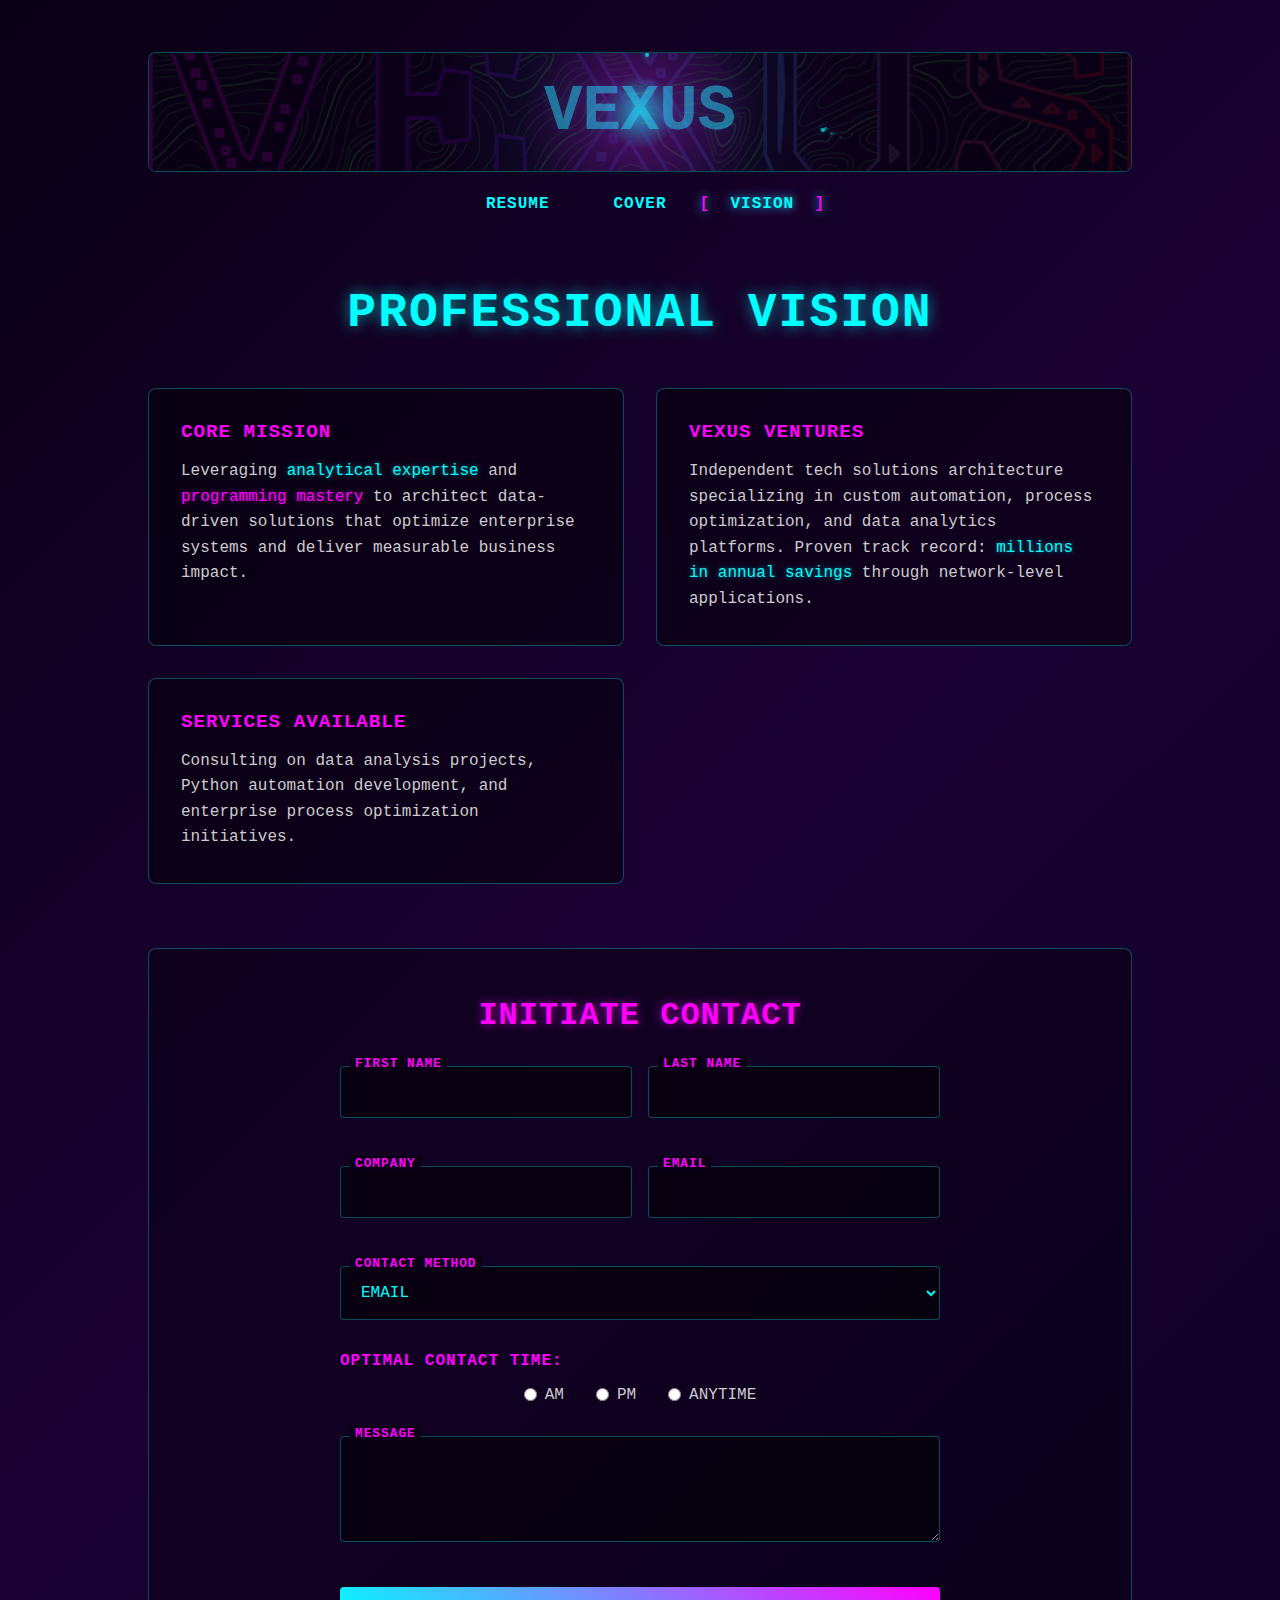
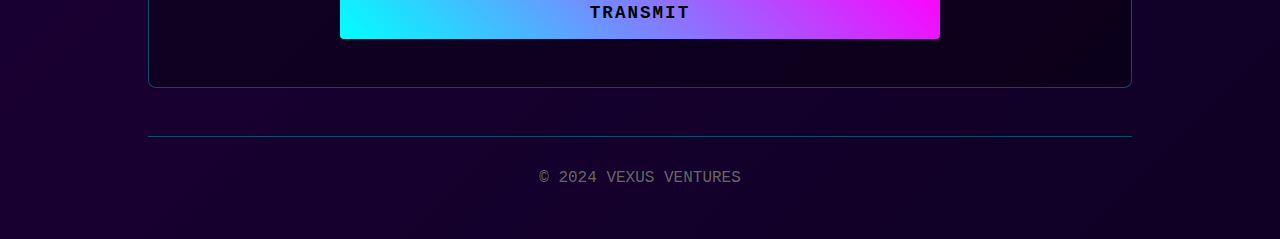
<file: career-goals.html>
<!DOCTYPE html>
<html lang="en">
<head>
    <meta charset="UTF-8">
    <meta name="viewport" content="width=device-width, initial-scale=1.0">
    <title>Vexus - Career Vision</title>
    <link rel="stylesheet" href="vexus-style.css">
</head>
<body>
    <div class="cyberpunk-container">
        <!-- Vexus Header with Interactive Effect -->
        <div class="vexus-header">
            <div class="text-reveal-zone"></div>
            <div class="brand-text">VEXUS</div>
            <div class="orbiter sprite-1"></div>
            <div class="orbiter sprite-2"></div>
            <div class="orbiter sprite-3"></div>
        </div>

        <!-- Navigation -->
        <nav class="cyber-nav">
            <a href="resume.html" class="nav-link">RESUME</a>
            <a href="cover-letter.html" class="nav-link">COVER</a>
            <a href="career-goals.html" class="nav-link active">VISION</a>
        </nav>

        <!-- Main Content -->
        <main class="cyber-main">
            <section class="vision-section">
                <h1 class="cyber-title">PROFESSIONAL VISION</h1>
                <div class="content-grid">
                    <div class="vision-card">
                        <h2>CORE MISSION</h2>
                        <p>Leveraging <span class="highlight-cyan">analytical expertise</span> and <span class="highlight-magenta">programming mastery</span> to architect data-driven solutions that optimize enterprise systems and deliver measurable business impact.</p>
                    </div>

                    <div class="vision-card">
                        <h2>VEXUS VENTURES</h2>
                        <p>Independent tech solutions architecture specializing in custom automation, process optimization, and data analytics platforms. Proven track record: <span class="highlight-cyan">millions in annual savings</span> through network-level applications.</p>
                    </div>

                    <div class="vision-card">
                        <h2>SERVICES AVAILABLE</h2>
                        <p>Consulting on data analysis projects, Python automation development, and enterprise process optimization initiatives.</p>
                    </div>
                </div>
            </section>

            <!-- Contact Form -->
            <section class="contact-section">
                <h2 class="section-title">INITIATE CONTACT</h2>
                <form class="cyber-form" action="https://wp.zybooks.com/form-viewer.php" method="post">
                    <div class="form-row">
                        <div class="input-group">
                            <input type="text" id="firstName" name="firstName" required>
                            <label for="firstName">FIRST NAME</label>
                        </div>
                        <div class="input-group">
                            <input type="text" id="lastName" name="lastName" required>
                            <label for="lastName">LAST NAME</label>
                        </div>
                    </div>
                    
                    <div class="form-row">
                        <div class="input-group">
                            <input type="text" id="company" name="company">
                            <label for="company">COMPANY</label>
                        </div>
                        <div class="input-group">
                            <input type="email" id="email" name="email" required>
                            <label for="email">EMAIL</label>
                        </div>
                    </div>

                    <div class="input-group">
                        <select id="contactMethod" name="contactMethod">
                            <option value="email">EMAIL</option>
                            <option value="phone">PHONE</option>
                            <option value="text">TEXT</option>
                        </select>
                        <label for="contactMethod">CONTACT METHOD</label>
                    </div>

                    <div class="radio-group">
                        <span class="radio-label">OPTIMAL CONTACT TIME:</span>
                        <div class="radio-options">
                            <label class="radio-option">
                                <input type="radio" name="contactTime" value="am">
                                <span>AM</span>
                            </label>
                            <label class="radio-option">
                                <input type="radio" name="contactTime" value="pm">
                                <span>PM</span>
                            </label>
                            <label class="radio-option">
                                <input type="radio" name="contactTime" value="anytime">
                                <span>ANYTIME</span>
                            </label>
                        </div>
                    </div>

                    <div class="input-group">
                        <textarea id="message" name="message" rows="4"></textarea>
                        <label for="message">MESSAGE</label>
                    </div>

                    <button type="submit" class="submit-btn">TRANSMIT</button>
                </form>
            </section>
        </main>

        <footer class="cyber-footer">
            <p>&copy; 2024 VEXUS VENTURES</p>
        </footer>
    </div>

    <script src="vexus-effects.js"></script>
</body>
</html>
</file>
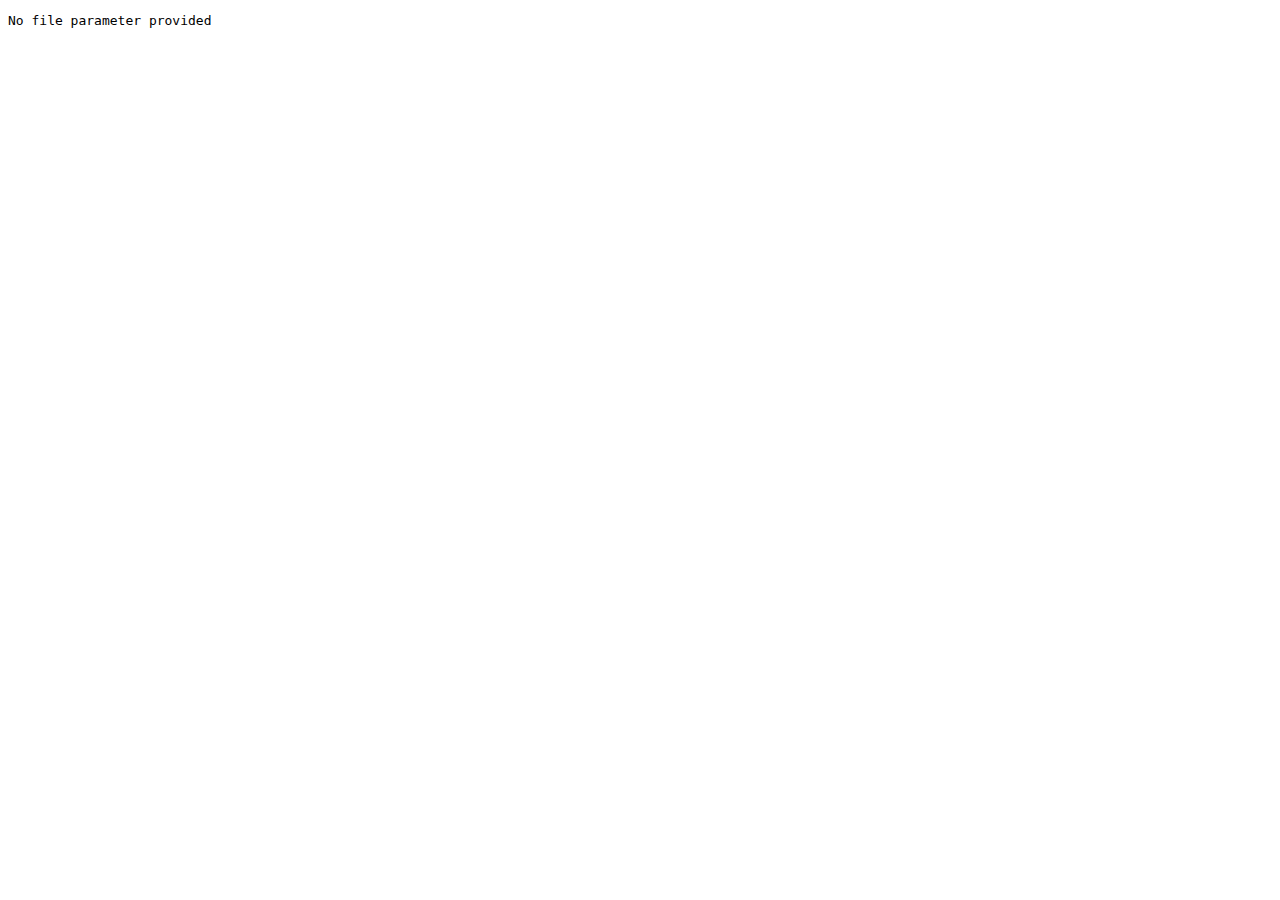
<file: cors-proxy.html>
<!-- docs/cors-proxy.html -->
<!DOCTYPE html>
<html>
<head>
    <title>CORS Proxy</title>
    <script>
        // This script will handle CORS requests for your database files
        document.addEventListener('DOMContentLoaded', function() {
            // Get the URL parameter
            const urlParams = new URLSearchParams(window.location.search);
            const file = urlParams.get('file');
            
            if (!file) {
                document.getElementById('output').textContent = 'No file parameter provided';
                return;
            }
            
            // Only allow access to specific files
            const allowedFiles = ['recipe_library.db', 'upc_database.db'];
            const fileName = file.split('/').pop();
            
            if (!allowedFiles.includes(fileName)) {
                document.getElementById('output').textContent = 'Access denied';
                return;
            }
            
            // Fetch the file
            fetch(file)
                .then(response => response.arrayBuffer())
                .then(buffer => {
                    // Convert the buffer to a base64 string
                    const bytes = new Uint8Array(buffer);
                    let binary = '';
                    for (let i = 0; i < bytes.byteLength; i++) {
                        binary += String.fromCharCode(bytes[i]);
                    }
                    const base64 = btoa(binary);
                    
                    // Set the data URL
                    document.getElementById('output').textContent = 'data:application/octet-stream;base64,' + base64;
                })
                .catch(error => {
                    document.getElementById('output').textContent = 'Error: ' + error.message;
                });
        });
    </script>
</head>
<body>
    <pre id="output">Loading...</pre>
</body>
</html>
</file>
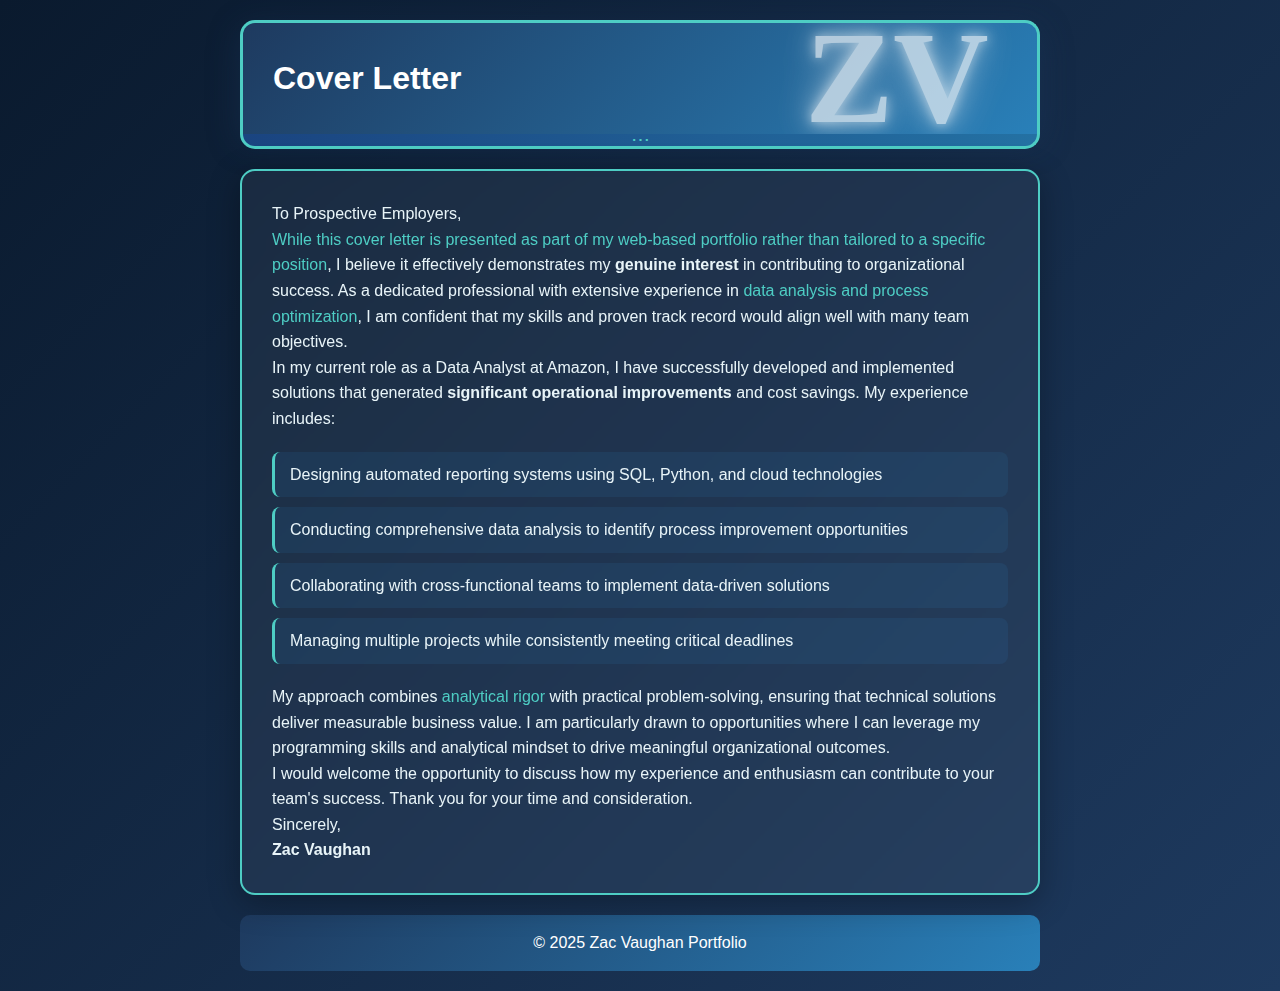
<file: cover-letter.html>
<!DOCTYPE html>
<html lang="en">
<head>
    <title>Cover Letter - Portfolio</title>
    <link rel="stylesheet" href="style.css">
</head>
<body>
    <header>
        <h1>Cover Letter</h1>
        <div class="orbiter-cube-container">
            <div class="zv-logo">ZV</div>
            <div class="orbiter-group one">
                <div class="airwolf-header-orbiter tail zero"></div>
                <div class="airwolf-header-orbiter tail one"></div>
                <div class="airwolf-header-orbiter tail two"></div>
                <div class="airwolf-header-orbiter tail three"></div>
            </div>
            <div class="orbiter-group two">
                <div class="airwolf-header-orbiter tail zero"></div>
                <div class="airwolf-header-orbiter tail one"></div>
                <div class="airwolf-header-orbiter tail two"></div>
                <div class="airwolf-header-orbiter tail three"></div>
            </div>
            <div class="orbiter-group three">
                <div class="airwolf-header-orbiter tail zero"></div>
                <div class="airwolf-header-orbiter tail one"></div>
                <div class="airwolf-header-orbiter tail two"></div>
                <div class="airwolf-header-orbiter tail three"></div>
            </div>
            <div class="orbiter-group four">
                <div class="airwolf-header-orbiter tail zero"></div>
                <div class="airwolf-header-orbiter tail one"></div>
                <div class="airwolf-header-orbiter tail two"></div>
                <div class="airwolf-header-orbiter tail three"></div>
            </div>
        </div>
    </header>
    
    <nav>
        <a href="resume.html">Resume</a>
        <a href="cover-letter.html">Cover Letter</a>
        <a href="career-goals.html">Career Goals</a>
    </nav>
    
    <main>
        <section>
            <article>
                <p>To Prospective Employers,</p>
                
                <p><em>While this cover letter is presented as part of my web-based portfolio rather than tailored to a specific position</em>, I believe it effectively demonstrates my <strong>genuine interest</strong> in contributing to organizational success. As a dedicated professional with extensive experience in <em>data analysis and process optimization</em>, I am confident that my skills and proven track record would align well with many team objectives.</p>
                
                <p>In my current role as a Data Analyst at Amazon, I have successfully developed and implemented solutions that generated <strong>significant operational improvements</strong> and cost savings. My experience includes:</p>
                
                <ul class="cover-letter-highlights">
                    <li>Designing automated reporting systems using SQL, Python, and cloud technologies</li>
                    <li>Conducting comprehensive data analysis to identify process improvement opportunities</li>
                    <li>Collaborating with cross-functional teams to implement data-driven solutions</li>
                    <li>Managing multiple projects while consistently meeting critical deadlines</li>
                </ul>
                
                <p>My approach combines <em>analytical rigor</em> with practical problem-solving, ensuring that technical solutions deliver measurable business value. I am particularly drawn to opportunities where I can leverage my programming skills and analytical mindset to drive meaningful organizational outcomes.</p>
                
                <p>I would welcome the opportunity to discuss how my experience and enthusiasm can contribute to your team's success. Thank you for your time and consideration.</p>
                
                <p>Sincerely,<br><strong>Zac Vaughan</strong></p>
            </article>
        </section>
    </main>
    
    <footer>
        <p>&copy; 2025 Zac Vaughan Portfolio</p>
    </footer>
</body>
</html>
</file>
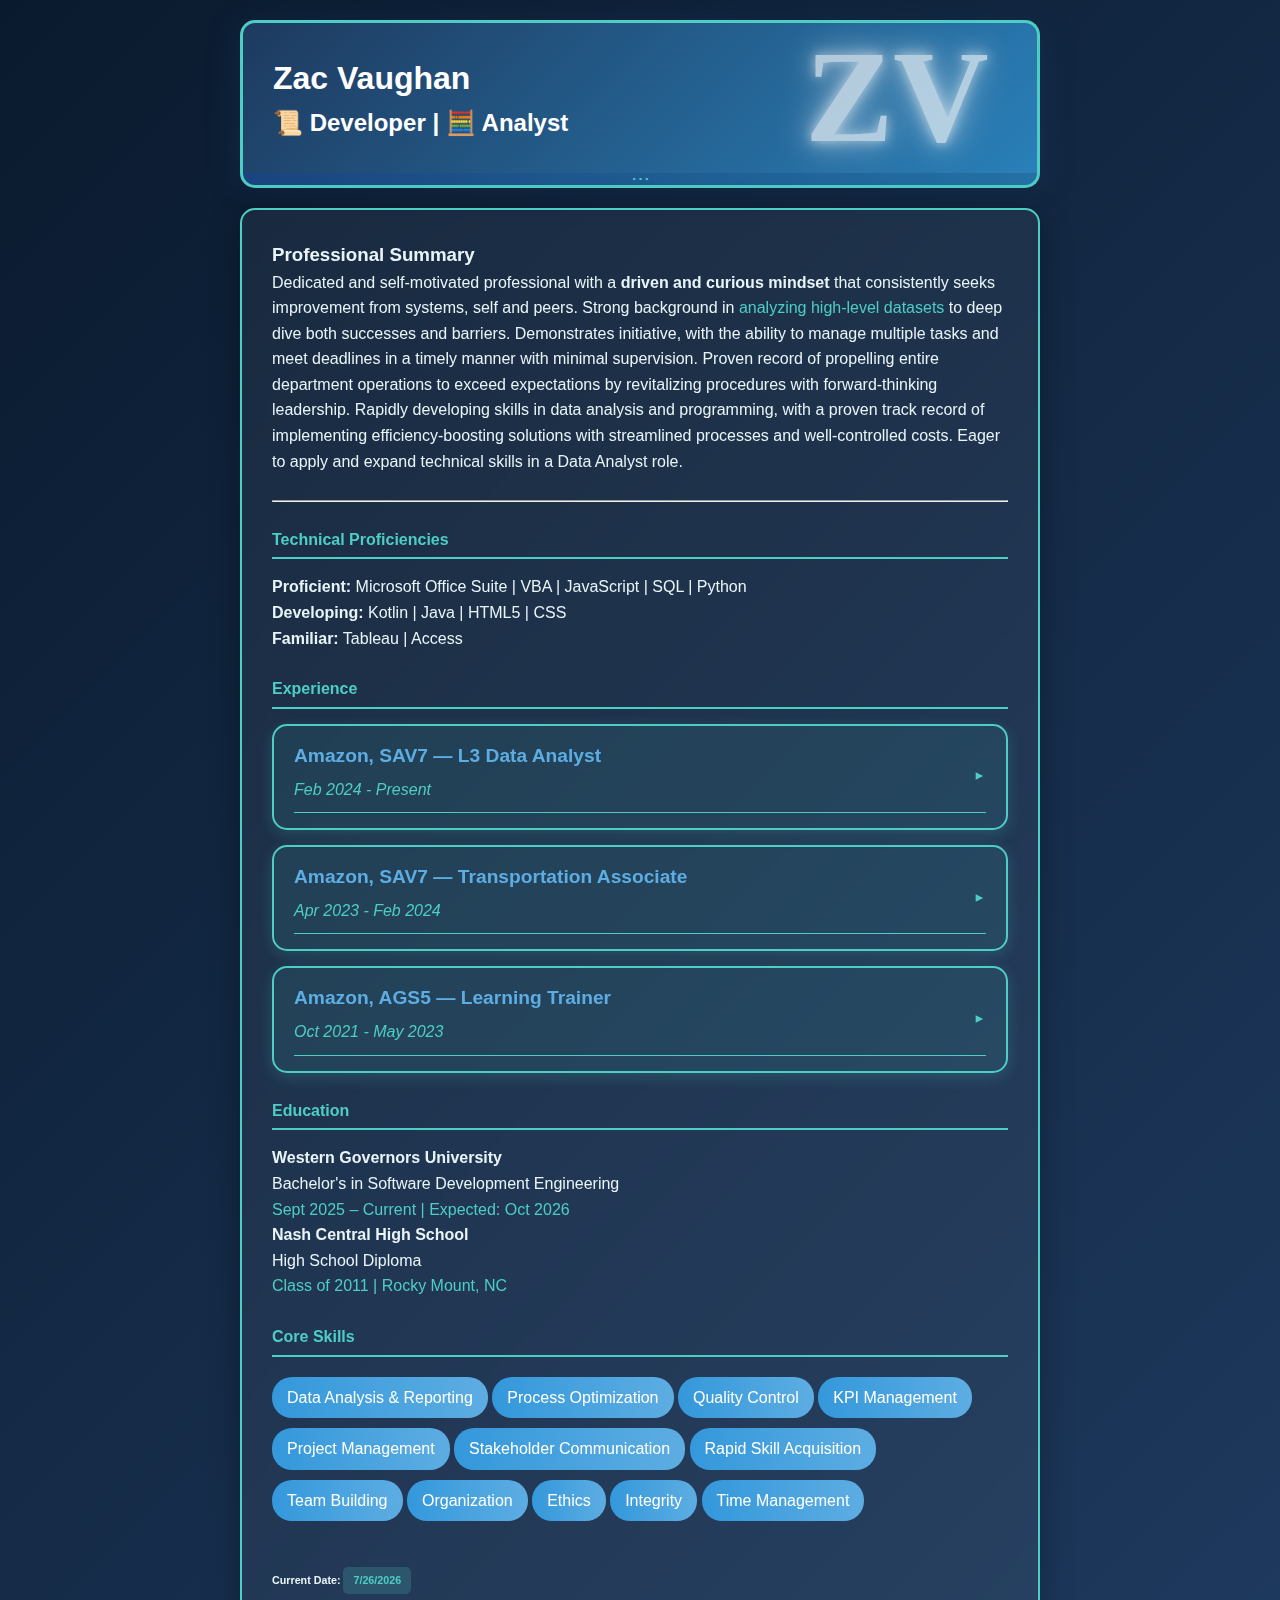
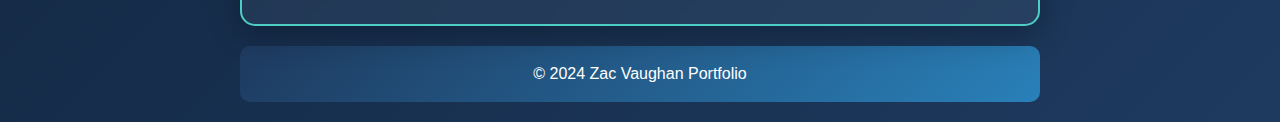
<file: resume.html>
<!DOCTYPE html>
<html lang="en">
<head>
    <title>Resume - Portfolio</title>
    <link rel="stylesheet" href="style.css">
</head>
<body>
    <header>
        <h1>Zac Vaughan</h1>
        <h2>📜 Developer | 🧮 Analyst</h2>
        <div class="orbiter-cube-container">
            <div class="zv-logo">ZV</div>
            <div class="orbiter-group one">
                <div class="airwolf-header-orbiter tail zero"></div>
                <div class="airwolf-header-orbiter tail one"></div>
                <div class="airwolf-header-orbiter tail two"></div>
                <div class="airwolf-header-orbiter tail three"></div>
            </div>
            <div class="orbiter-group two">
                <div class="airwolf-header-orbiter tail zero"></div>
                <div class="airwolf-header-orbiter tail one"></div>
                <div class="airwolf-header-orbiter tail two"></div>
                <div class="airwolf-header-orbiter tail three"></div>
            </div>
            <div class="orbiter-group three">
                <div class="airwolf-header-orbiter tail zero"></div>
                <div class="airwolf-header-orbiter tail one"></div>
                <div class="airwolf-header-orbiter tail two"></div>
                <div class="airwolf-header-orbiter tail three"></div>
            </div>
            <div class="orbiter-group four">
                <div class="airwolf-header-orbiter tail zero"></div>
                <div class="airwolf-header-orbiter tail one"></div>
                <div class="airwolf-header-orbiter tail two"></div>
                <div class="airwolf-header-orbiter tail three"></div>
            </div>
        </div>
    </header>
    
    <nav>
        <a href="resume.html">Resume</a>
        <a href="cover-letter.html">Cover Letter</a>
        <a href="career-goals.html">Career Goals</a>
    </nav>
    
    <main>
        <section>
            <article>
                <h3>Professional Summary</h3>
                <p>Dedicated and self-motivated professional with a <strong>driven and curious mindset</strong> that consistently seeks improvement from systems, self and peers. Strong background in <em>analyzing high-level datasets</em> to deep dive both successes and barriers. Demonstrates initiative, with the ability to manage multiple tasks and meet deadlines in a timely manner with minimal supervision. Proven record of propelling entire department operations to exceed expectations by revitalizing procedures with forward-thinking leadership. Rapidly developing skills in data analysis and programming, with a proven track record of implementing efficiency-boosting solutions with streamlined processes and well-controlled costs. Eager to apply and expand technical skills in a Data Analyst role.</p>
                <br>
                <hr>
                
                <h4>Technical Proficiencies</h4>
                <p><strong>Proficient:</strong> Microsoft Office Suite | VBA | JavaScript | SQL | Python</p>
                <p><strong>Developing:</strong> Kotlin | Java | HTML5 | CSS</p>
                <p><strong>Familiar:</strong> Tableau | Access</p>
                
                <h4>Experience</h4>
                
                <div class="role-card collapsed">
                    <div class="role-header">
                        <h5 class="role-title">Amazon, SAV7 — L3 Data Analyst</h5>
                        <p class="role-period">Feb 2024 - Present</p>
                    </div>
                    <div class="role-content">
                        <ul>
                            <li>Increased site pick rates by 18.7% (5.72 UPH) by developing a Python program, AutoPath, for pick path optimization</li>
                            <li>Developed and launched a network level python program, PickAssist, to optimize outbound process efficiency, saving ~$28M/year</li>
                            <li>Conducted analysis of quality KPIs and defect reporting, identifying trends and areas for improvement</li>
                            <li>Developed automated reporting that leverage scheduled SQL queries via network service data lakes, AWS S3 cloud storage integrations, and Amazon Quick Suite for dashboarding data visualizations in real time</li>
                            <li>Developed automated solutions using Excel and Python to enhance process efficiency</li>
                            <li>Created and maintained dashboards for tracking and visualizing key quality metrics</li>
                            <li>Collaborated with cross-functional teams at site and network levels to implement data-driven process improvements</li>
                        </ul>
                    </div>
                </div>
                
                <div class="role-card collapsed">
                    <div class="role-header">
                        <h5 class="role-title">Amazon, SAV7 — Transportation Associate</h5>
                        <p class="role-period">Apr 2023 - Feb 2024</p>
                    </div>
                    <div class="role-content">
                        <ul>
                            <li>Developed daily and weekly metrics reports that enhanced safety and accountability</li>
                            <li>Optimized yard efficiency through data-driven decision making and strategic organization</li>
                            <li>Collaborated with corporate and third-party agencies to maximize site utilization</li>
                            <li>Ensured regular compliance with both site and federal transportation-related safety regulations</li>
                            <li>Maintained safe and efficient personal operations throughout tenure in role</li>
                        </ul>
                    </div>
                </div>
                
                <div class="role-card collapsed">
                    <div class="role-header">
                        <h5 class="role-title">Amazon, AGS5 — Learning Trainer</h5>
                        <p class="role-period">Oct 2021 - May 2023</p>
                    </div>
                    <div class="role-content">
                        <ul>
                            <li>Developed daily and weekly metrics reports that enhanced safety and accountability</li>
                            <li>Increased TPH by 20% during peak season through effective onboarding and training initiatives</li>
                            <li>Developed and executed a KPI-driven incentive program, improving overall productivity and engagement metrics</li>
                            <li>Created a sub-regional logistics report that increased carrier accountability and improved tracking accuracy by 85.09%</li>
                            <li>Reduced site-level potential and actual defects by 79.43% by collaborating with various teams to improve process transparency</li>
                            <li>Worked closely with other operational and support departments to achieve both site and network benchmarks</li>
                        </ul>
                    </div>
                </div>
                
                <h4>Education</h4>
                <p><strong>Western Governors University</strong><br>
                Bachelor's in Software Development Engineering<br>
                <em>Sept 2025 – Current | Expected: Oct 2026</em></p>
                
                <p><strong>Nash Central High School</strong><br>
                High School Diploma<br>
                <em>Class of 2011 | Rocky Mount, NC</em></p>
                
                <h4>Core Skills</h4>
                <ul class="skills-list">
                    <li>Data Analysis & Reporting</li>
                    <li>Process Optimization</li>
                    <li>Quality Control</li>
                    <li>KPI Management</li>
                    <li>Project Management</li>
                    <li>Stakeholder Communication</li>
                    <li>Rapid Skill Acquisition</li>
                    <li>Team Building</li>
                    <li>Organization</li>
                    <li>Ethics</li>
                    <li>Integrity</li>
                    <li>Time Management</li>
                </ul>
            
                <br>
                <h6><span>Current Date: </span><div id="current-date"></div></h6>
            </article>
        </section>
    </main>
    
    <footer>
        <p>&copy; 2024 Zac Vaughan Portfolio</p>
    </footer>
    
    <script>
        document.getElementById('current-date').textContent = new Date().toLocaleDateString();
        
        // Role card toggle functionality
        document.querySelectorAll('.role-card').forEach(card => {
            card.addEventListener('click', () => {
                card.classList.toggle('collapsed');
            });
        });
        
        // Logo click color cycling
        document.querySelector('.zv-logo').addEventListener('click', () => {
            document.querySelector('.orbiter-cube-container').classList.toggle('color-cycle');
        });
        
        console.log('Resume page loaded successfully');
    </script>
</body>
</html>
</file>
<file: vexus-style.css>
* {
    margin: 0;
    padding: 0;
    box-sizing: border-box;
}

body {
    background: linear-gradient(135deg, #0a0015, #1a0033, #0f0025);
    min-height: 100vh;
    font-family: 'Courier New', monospace;
    color: #00ffff;
    overflow-x: hidden;
}

.cyberpunk-container {
    max-width: 80vw;
    margin: 0 auto;
    padding: 20px;
}

/* Vexus Header */
.vexus-header {
    position: relative;
    height: 120px;
    margin: 2rem 0 0 0;
    display: flex;
    align-items: center;
    justify-content: center;
    background: #0a0015;
    border: 1px solid rgba(0, 255, 255, 0.3);
    border-radius: 8px;
    overflow: hidden;
}

.text-reveal-zone {
    position: absolute;
    width: 100%;
    height: 100%;
    cursor: none;
    z-index: 1;
}

.brand-text {
    font-size: 4rem;
    font-weight: bold;
    color: transparent;
    z-index: 2;
    position: relative;
    user-select: none;
    pointer-events: none;
    letter-spacing: 3px;
}

.orbiter {
    position: absolute;
    width: 4px;
    height: 4px;
    background: #00ffff;
    border-radius: 50%;
    box-shadow: 0 0 8px rgba(0, 255, 255, 0.8);
    pointer-events: none;
    z-index: 3;
    opacity: 0;
}

/* Navigation */
.cyber-nav {
    display: flex;
    justify-content: center;
    gap: 2rem;
    margin: 0 0 2rem 0;
    padding: 1rem;
    background: transparent;
    border: none;
    border-radius: 0 0 8px 8px;
    position: relative;
    top: -1px;
    transition: transform 0.6s ease, opacity 0.6s ease;
    overflow: hidden;
}

.nav-link {
    color: #00ffff;
    text-decoration: none;
    padding: 0.5rem 1rem;
    position: relative;
    font-weight: bold;
    letter-spacing: 1px;
    transition: all 0.3s ease;

}

.nav-link::before,
.nav-link::after {
    content: '';
    position: absolute;
    top: 50%;
    transform: translateY(-50%);
    color: #ff00ff;
    opacity: 0;
    transition: all 0.3s ease;
    font-weight: bold;
}

.nav-link::before {
    content: '[';
    left: -15px;
}

.nav-link::after {
    content: ']';
    right: -15px;
}

.nav-link:hover::before,
.nav-link:hover::after,
.nav-link.active::before,
.nav-link.active::after {
    opacity: 1;
    animation: bracket-glow 0.5s ease-in-out;
}

.nav-link:hover,
.nav-link.active {
    text-shadow: 0 0 10px rgba(0, 255, 255, 0.8), 0 0 20px rgba(255, 0, 255, 0.4);
    animation: glitch 0.1s ease-in-out;
}



@keyframes bracket-glow {
    0% { text-shadow: none; }
    50% { text-shadow: 0 0 10px #ff00ff; }
    100% { text-shadow: 0 0 5px #ff00ff; }
}

@keyframes glitch {
    0% { transform: translateX(0); }
    20% { transform: translateX(-2px); }
    40% { transform: translateX(2px); }
    60% { transform: translateX(-1px); }
    80% { transform: translateX(1px); }
    100% { transform: translateX(0); }
}

/* Main Content */
.cyber-main {
    margin: 3rem 0;
}

.vision-section {
    margin-bottom: 4rem;
}

.cyber-title {
    font-size: 3rem;
    text-align: center;
    margin-bottom: 3rem;
    color: #00ffff;
    text-shadow: 0 0 15px rgba(0, 255, 255, 0.6);
    letter-spacing: 2px;
}

.content-grid {
    display: grid;
    grid-template-columns: repeat(auto-fit, minmax(350px, 1fr));
    gap: 2rem;
    margin: 2rem 0;
}

.vision-card {
    background: rgba(0, 0, 0, 0.4);
    border: 1px solid rgba(0, 255, 255, 0.3);
    border-radius: 8px;
    padding: 2rem;
    transition: all 0.3s ease;
}

.vision-card:hover {
    border-color: #ff00ff;
    box-shadow: 0 0 20px rgba(255, 0, 255, 0.3);
    transform: translateY(-5px);
}

.vision-card h2 {
    color: #ff00ff;
    margin-bottom: 1rem;
    font-size: 1.2rem;
    letter-spacing: 1px;
}

.vision-card p {
    line-height: 1.6;
    color: #cccccc;
}

.highlight-cyan {
    color: #00ffff;
    text-shadow: 0 0 5px rgba(0, 255, 255, 0.5);
}

.highlight-magenta {
    color: #ff00ff;
    text-shadow: 0 0 5px rgba(255, 0, 255, 0.5);
}

/* Contact Form */
.contact-section {
    background: rgba(0, 0, 0, 0.3);
    border: 1px solid rgba(0, 255, 255, 0.3);
    border-radius: 8px;
    padding: 3rem;
    margin: 3rem 0;
}

.section-title {
    font-size: 2rem;
    text-align: center;
    margin-bottom: 2rem;
    color: #ff00ff;
    text-shadow: 0 0 10px rgba(255, 0, 255, 0.6);
    letter-spacing: 1px;
}

.cyber-form {
    max-width: 600px;
    margin: 0 auto;
}

.form-row {
    display: grid;
    grid-template-columns: 1fr 1fr;
    gap: 1rem;
    margin-bottom: 1.5rem;
}

.input-group {
    position: relative;
    margin-bottom: 1.5rem;
}

.input-group input,
.input-group textarea,
.input-group select {
    width: 100%;
    padding: 1rem;
    background: rgba(0, 0, 0, 0.5);
    border: 1px solid rgba(0, 255, 255, 0.3);
    border-radius: 4px;
    color: #00ffff;
    font-family: 'Courier New', monospace;
    font-size: 1rem;
    transition: all 0.3s ease;
}

.input-group input:focus,
.input-group textarea:focus,
.input-group select:focus {
    outline: none;
    border-color: #ff00ff;
    box-shadow: 0 0 10px rgba(255, 0, 255, 0.3);
}

.input-group label {
    position: absolute;
    top: -10px;
    left: 10px;
    background: #0a0015;
    padding: 0 5px;
    color: #ff00ff;
    font-size: 0.8rem;
    font-weight: bold;
    letter-spacing: 1px;
}

.radio-group {
    margin: 2rem 0;
}

.radio-label {
    display: block;
    color: #ff00ff;
    margin-bottom: 1rem;
    font-weight: bold;
    letter-spacing: 1px;
}

.radio-options {
    display: flex;
    gap: 2rem;
    justify-content: center;
}

.radio-option {
    display: flex;
    align-items: center;
    cursor: pointer;
}

.radio-option input[type="radio"] {
    margin-right: 0.5rem;
    accent-color: #00ffff;
}

.radio-option span {
    color: #cccccc;
    transition: color 0.3s ease;
}

.radio-option:hover span {
    color: #00ffff;
}

.submit-btn {
    width: 100%;
    padding: 1rem 2rem;
    background: linear-gradient(45deg, #00ffff, #ff00ff);
    border: none;
    border-radius: 4px;
    color: #000;
    font-family: 'Courier New', monospace;
    font-size: 1.1rem;
    font-weight: bold;
    letter-spacing: 2px;
    cursor: pointer;
    transition: all 0.3s ease;
    margin-top: 1rem;
}

.submit-btn:hover {
    transform: translateY(-2px);
    box-shadow: 0 5px 15px rgba(0, 255, 255, 0.4);
}

/* Footer */
.cyber-footer {
    text-align: center;
    padding: 2rem;
    border-top: 1px solid rgba(0, 255, 255, 0.3);
    margin-top: 3rem;
    color: #666;
}

/* Responsive */
@media (max-width: 768px) {
    .brand-text {
        font-size: 2.5rem;
    }
    
    .cyber-title {
        font-size: 2rem;
    }
    
    .content-grid {
        grid-template-columns: 1fr;
    }
    
    .form-row {
        grid-template-columns: 1fr;
    }
    
    .radio-options {
        flex-direction: column;
        gap: 1rem;
    }
}
</file>
<file: style.css>
/* Universal selector */
* {
    margin: 0;
    padding: 0;
    box-sizing: border-box;
}

/* Element selectors */
body {
    font-family: 'Segoe UI', Tahoma, Geneva, Verdana, sans-serif;
    background: linear-gradient(135deg, #0a1a2e, #1e3a5f);
    color: #e8f4f8;
    line-height: 1.6;
    min-height: 100vh;
}

header {
    background: linear-gradient(135deg, #1e3a5f, #2980b9);
    color: #ffffff;
    padding: 30px;
    border: 3px solid #4ecdc4;
    border-bottom: none;
    border-radius: 15px 15px 0 0;
    margin: 20px auto 0 auto;
    max-width: 800px;
    box-shadow: 0 8px 32px rgba(30, 58, 95, 0.4);
    position: relative;
    overflow: hidden;
}

nav {
    background: linear-gradient(90deg, #1a4480, #2471a3);
    padding: 5px 15px;
    margin: 0 auto 20px auto;
    max-width: 800px;
    border: 3px solid #4ecdc4;
    border-top: none;
    border-radius: 0 0 15px 15px;
    display: flex;
    justify-content: center;
    align-items: center;
    flex-wrap: wrap;
    gap: 10px;
    position: relative;
    overflow: hidden;
    height: 15px;
    transition: all 0.4s ease;
    cursor: pointer;
}

nav:hover {
    height: 60px;
    padding: 20px;
}

nav::before {
    content: '⋯';
    position: absolute;
    top: 50%;
    left: 50%;
    transform: translate(-50%, -50%);
    color: #4ecdc4;
    font-size: 1.2em;
    opacity: 1;
    transition: opacity 0.3s ease;
}

nav:hover::before {
    opacity: 0;
}

nav a {
    color: #4ecdc4;
    text-decoration: none;
    position: center;
    font-style: italic;
    font-weight: 600;
    padding: 8px 12px;
    margin-bottom: 8px;
    border-radius: 8px;
    transition: all 0.3s ease;
    white-space: nowrap;
    flex-shrink: 0;
    opacity: 0;
    transform: translateY(-10px);
    background: transparent;
    border-left: 3px solid transparent;
    position: relative;
    overflow: hidden;
}

nav a::before {
    content: '';
    position: absolute;
    top: 0;
    left: -100%;
    width: 100%;
    height: 100%;
    background: rgba(52, 152, 219, 0.3);
    transition: left 0.5s ease;
    z-index: -1;
    border-radius: 8px;
}

nav:hover a {
    opacity: 1;
    transform: translateY(0);
}

main {
    background: rgba(255, 255, 255, 0.05);
    backdrop-filter: blur(10px);
    padding: 30px;
    margin: 20px auto;
    max-width: 800px;
    border: 2px solid #4ecdc4;
    border-radius: 15px;
    box-shadow: 0 8px 32px rgba(0, 0, 0, 0.3);
    position: relative;
}

main h4 {
    color: #4ecdc4;
    margin: 25px 0 15px 0;
    border-bottom: 2px solid #4ecdc4;
    padding-bottom: 5px;
}

main h5 {
    color: #5dade2;
    margin: 20px 0 10px 0;
    font-size: 1.1em;
}

main p em {
    color: #4ecdc4;
    font-style: normal;
    font-weight: 500;
}

.role-card {
    background: rgba(78, 205, 196, 0.1);
    border: 2px solid #4ecdc4;
    border-radius: 15px;
    padding: 20px;
    margin: 15px 0;
    box-shadow: 0 4px 15px rgba(78, 205, 196, 0.2);
    cursor: pointer;
    transition: all 0.3s ease;
}

.role-card.collapsed {
    padding: 15px 20px;
}

.role-card.collapsed .role-content {
    max-height: 0;
    overflow: hidden;
    opacity: 0;
    margin-top: 0;
}

.role-content {
    max-height: 1000px;
    overflow: hidden;
    opacity: 1;
    margin-top: 15px;
    transition: all 0.4s ease;
}

.role-header {
    border-bottom: 1px solid #4ecdc4;
    padding-bottom: 10px;
    margin-bottom: 0;
    position: relative;
}

.role-header::after {
    content: '▼';
    position: absolute;
    right: 0;
    top: 50%;
    transform: translateY(-50%);
    color: #4ecdc4;
    font-size: 0.8em;
    transition: transform 0.3s ease;
}

.role-card.collapsed .role-header::after {
    transform: translateY(-50%) rotate(-90deg);
}

.role-title {
    color: #5dade2;
    font-size: 1.2em;
    font-weight: bold;
    margin: 0;
}

.role-period {
    color: #4ecdc4;
    font-style: italic;
    margin: 5px 0 0 0;
}

.role-card ul {
    margin: 0;
    padding-left: 0;
}

.role-card ul li {
    background: rgba(52, 152, 219, 0.2);
    color: #e8f4f8;
    padding: 8px 12px;
    margin: 8px 0;
    border-radius: 8px;
    border-left: 3px solid #3498db;
    display: block;
}

footer {
    background: linear-gradient(135deg, #1e3a5f, #2980b9);
    color: #ffffff;
    padding: 15px;
    text-align: center;
    margin: 20px auto;
    max-width: 800px;
    border-radius: 10px;
}

table {
    border-collapse: collapse;
    width: 100%;
    margin: 20px 0;
    background: rgba(78, 205, 196, 0.1);
    border-radius: 10px;
    overflow: hidden;
}

th, td {
    border: 1px solid #4ecdc4;
    padding: 12px;
    text-align: left;
}

th {
    background: linear-gradient(135deg, #3498db, #5dade2);
    color: #ffffff;
    font-weight: bold;
}

ul {
    list-style-type: none;
    margin: 15px 0;
    padding-left: 0;
}

ul li {
    background: linear-gradient(90deg, #3498db, #5dade2);
    color: #ffffff;
    padding: 8px 15px;
    margin: 5px 0;
    border-radius: 20px;
    display: inline-block;
}

.skills-list li {
    background: linear-gradient(90deg, #3498db, #5dade2);
    color: #ffffff;
    padding: 8px 15px;
    margin: 5px 0;
    border-radius: 20px;
    display: inline-block;
}

.cover-letter-highlights {
    margin: 20px 0;
    padding-left: 0;
}

.cover-letter-highlights li {
    background: rgba(52, 152, 219, 0.1);
    color: #e8f4f8;
    padding: 10px 15px;
    margin: 10px 0;
    border-radius: 8px;
    border-left: 3px solid #4ecdc4;
    display: block;
    list-style: none;
}

form {
    margin: 30px auto;
    background: rgba(78, 205, 196, 0.1);
    padding: 25px;
    border-radius: 15px;
    border: 2px solid #4ecdc4;
    display: grid;
    grid-template-columns: 1fr 1fr;
    gap: 15px;
    max-width: 600px;
}

.form-group {
    display: flex;
    flex-direction: column;
}

.form-group.full-width {
    grid-column: 1 / -1;
}

.radio-line {
    display: flex;
    align-items: center;
    gap: 20px;
    flex-wrap: wrap;
}

.radio-line > span {
    font-weight: bold;
    color: #4ecdc4;
    margin-right: 10px;
}

.radio-option {
    display: flex;
    align-items: center;
    gap: 5px;
    white-space: nowrap;
}

.radio-option label {
    margin: 0;
    font-weight: normal;
    color: #e8e8e8;
}

form label {
    font-weight: bold;
    color: #4ecdc4;
    margin-bottom: 5px;
}

form input, form select, form textarea {
    padding: 10px;
    border: 2px solid #2471a3;
    border-radius: 8px;
    background: rgba(255, 255, 255, 0.1);
    color: #e8f4f8;
}

form input[type="submit"] {
    background: linear-gradient(135deg, #3498db, #5dade2);
    color: #ffffff;
    border: none;
    padding: 12px 25px;
    border-radius: 25px;
    cursor: pointer;
    font-weight: bold;
    transition: transform 0.3s ease;
    grid-column: 1 / -1;
    justify-self: center;
    width: fit-content;
}

form input[type="radio"] {
    width: auto;
    margin-right: 5px;
}

form textarea {
    border: none;
}

.media-container {
    display: flex;
    flex-wrap: wrap;
    gap: 20px;
    margin: 20px 0;
    justify-content: center;
}

img {
    border-radius: 10px;
    box-shadow: 0 4px 15px rgba(78, 205, 196, 0.3);
    height: auto;
    width: auto;
    max-width: 350px;
    max-height: none;
    min-width: 164px;
    object-fit: contain;
}

audio, video {
    border-radius: 10px;
    box-shadow: 0 4px 15px rgba(78, 205, 196, 0.3);
    flex: 1 1 35px;
    max-width: 100%;
}

audio, video {
    min-width: 164px;
}

/* Class selector */
.highlight {
    background: linear-gradient(135deg, #3498db, #5dade2);
    color: #ffffff;
    padding: 3px 8px;
    border-radius: 5px;
}

/* ID selector */
#current-date {
    font-weight: bold;
    color: #4ecdc4;
    background: rgba(78, 205, 196, 0.2);
    padding: 5px 10px;
    border-radius: 5px;
    display: inline-block;
}

/* Descendant selector */
nav a {
    transition: all 0.3s ease;
}

/* Pseudo-class selector */
nav a:hover {
    border-left: 3px solid #3498db;
    color: #ffffff;
}

nav a:hover::before {
    left: 0;
}

form input[type="submit"]:hover {
    transform: translateY(-2px);
    box-shadow: 0 6px 20px rgba(52, 152, 219, 0.4);
}

/* Responsive design */
@media (max-width: 450px) {
    nav {
        flex-direction: column;
        align-items: center;
    }
    
    nav a {
        margin: 5px 0;
        width: 200px;
        text-align: center;
    }
}

@media (max-width: 768px) {
    .media-container {
        flex-direction: column;
        align-items: center;
    }
    
    img, audio, video {
        width: 100%;
        max-width: 1000px;
    }
    
    form {
        grid-template-columns: 1fr;
    }
    
    .radio-line {
        flex-direction: column;
        align-items: flex-start;
        gap: 10px;
    }
}

@media (max-width: 480px) {
    body {
        margin: 0;
    }
    
    header, nav, main, footer {
        margin: 10px;
        padding: 15px;
    }
    
    form input, form select, form textarea {
        max-width: 100%;
    }
}

/* X-Orbiters */
.orbiter-cube-container {
    width: 200px;
    height: 200px;
    opacity: .65;
    position: absolute;
    display: flex;
    right: 5%;
    top: 50%;
    transform: translateY(-50%) scale(5.5);
    justify-content: center;
    align-items: center;
    z-index: 1000;
}

.orbiter-cube-container:hover .orbiter-group {
    --default-height: 146px;
    --default-width: 146px;
}

.orbiter-cube-container:hover .zv-logo {
    transform: translate(-50%, -50%) scale(1.3);
}

@property --angle {
    syntax: '<angle>';
    inherits: true;
    initial-value: 0deg;
}

.orbiter-group {
    --default-width: 100px;
    --default-height: 60px;
    position: absolute;
    width: var(--default-width);
    height: var(--default-height);
    transform-origin: center center;
    opacity: 1;
    transition: all 0.5s ease;
}

.orbiter-cube-container:hover .orbiter-group {
    --default-height: 146px;
    --default-width: 146px;
}

.airwolf-header-orbiter {
    --x-amplitude: calc(var(--default-width) / 2);
    --y-amplitude: calc(var(--default-height) / 2);
    --x: calc(cos(var(--angle)) * var(--x-amplitude));
    --y: calc(sin(var(--angle)) * var(--y-amplitude));
    --opacity: 1;
    --bg-color: white;
    --size: 5px;
    --rotation: 0deg;
    position: absolute;
    top: 50%;
    left: 50%;
    width: var(--size);
    height: var(--size);
    border-radius: 50%;
    background-color: var(--bg-color);
    opacity: var(--opacity);
    transform: translate(var(--x), var(--y)) rotate(var(--rotation));
    animation: revolve 5s linear infinite;
    transition: transform, background-color 0.3s ease;
}

@keyframes fadeIn {
    from { opacity: 0; }
    to { opacity: 1; }
}

@keyframes fadeInOut {
    0% { opacity: 0; }
    50% { opacity: 0.9; }
    100% { opacity: 0; }
}

.orbiter-group.one {
    transform: rotate(225deg);
    animation: fadeInOut 3s ease-out infinite;
}

.orbiter-group.two {
    transform: rotate(-45deg);
    animation: fadeInOut 5s ease-out infinite;
}

.orbiter-group.three {
    transform: rotate(-225deg);
    animation: fadeInOut 3.5s ease-out infinite;
}

.orbiter-group.four {
    transform: rotate(45deg);
    animation: fadeInOut 5.5s ease-out infinite;
}

.airwolf-header-orbiter.tail {
    --bg-color: white;
}

.airwolf-header-orbiter.tail.zero {
    --bg-color: white;
    --size: 4px;
    --glow-color-r: 255;
    --glow-color-g: 255;
    --glow-color-b: 255;
    box-shadow: 0 0 2px 1px rgba(255, 255, 255, 0.9),
                0 0 4px 2px rgba(255, 255, 255, 0.7),
                0 0 7px 3px rgba(255, 255, 255, 0.5),
                0 0 10px 4px rgba(255, 255, 255, 0.3);
    animation: revolve 5s linear infinite, glow 1s ease-in-out infinite alternate;
}

.airwolf-header-orbiter.tail.one {
    --size: 3px;
    --opacity: 0.75;
}

.airwolf-header-orbiter.tail.two {
    --size: 2px;
    --opacity: 0.5;
}

.airwolf-header-orbiter.tail.three {
    --size: 1px;
    --opacity: 0.25;
}

.orbiter-group.one .airwolf-header-orbiter.tail.zero { --delay: 0s; }
.orbiter-group.one .airwolf-header-orbiter.tail.one { --delay: 0.2s; }
.orbiter-group.one .airwolf-header-orbiter.tail.two { --delay: 0.4s; }
.orbiter-group.one .airwolf-header-orbiter.tail.three { --delay: 0.6s; }

.orbiter-group.two .airwolf-header-orbiter.tail.zero { --delay: 0s; }
.orbiter-group.two .airwolf-header-orbiter.tail.one { --delay: 0.2s; }
.orbiter-group.two .airwolf-header-orbiter.tail.two { --delay: 0.4s; }
.orbiter-group.two .airwolf-header-orbiter.tail.three { --delay: 0.6s; }

.orbiter-group.three .airwolf-header-orbiter.tail.zero { --delay: 0s; }
.orbiter-group.three .airwolf-header-orbiter.tail.one { --delay: 0.2s; }
.orbiter-group.three .airwolf-header-orbiter.tail.two { --delay: 0.4s; }
.orbiter-group.three .airwolf-header-orbiter.tail.three { --delay: 0.6s; }

.orbiter-group.four .airwolf-header-orbiter.tail.zero { --delay: 0s; }
.orbiter-group.four .airwolf-header-orbiter.tail.one { --delay: 0.2s; }
.orbiter-group.four .airwolf-header-orbiter.tail.two { --delay: 0.4s; }
.orbiter-group.four .airwolf-header-orbiter.tail.three { --delay: 0.6s; }

.airwolf-header-orbiter {
    animation-delay: var(--delay);
}

@keyframes revolve {
    from { --angle: 0deg; }
    to { --angle: 360deg; }
}

@keyframes glow {
    from {
        box-shadow: 0 0 2px 1px rgba(var(--glow-color-r), var(--glow-color-g), var(--glow-color-b), 0.6),
                    0 0 4px 2px rgba(var(--glow-color-r), var(--glow-color-g), var(--glow-color-b), 0.4),
                    0 0 7px 3px rgba(var(--glow-color-r), var(--glow-color-g), var(--glow-color-b), 0.2),
                    0 0 10px 4px rgba(var(--glow-color-r), var(--glow-color-g), var(--glow-color-b), 0.1);
    }
    to {
        box-shadow: 0 0 3px 1.5px rgba(var(--glow-color-r), var(--glow-color-g), var(--glow-color-b), 0.7),
                    0 0 6px 3px rgba(var(--glow-color-r), var(--glow-color-g), var(--glow-color-b), 0.5),
                    0 0 9px 4.5px rgba(var(--glow-color-r), var(--glow-color-g), var(--glow-color-b), 0.3),
                    0 0 12px 6px rgba(var(--glow-color-r), var(--glow-color-g), var(--glow-color-b), 0.2);
    }
}

.zv-logo {
    position: absolute;
    top: 50%;
    left: 50%;
    transform: translate(-50%, -50%);
    font-family: 'Bookman Old Style', serif;
    font-size: 24px;
    font-weight: bold;
    color: white;
    text-shadow: 0 0 2px rgba(255, 255, 255, 0.9),
                 0 0 4px rgba(255, 255, 255, 0.7),
                 0 0 7px rgba(255, 255, 255, 0.5),
                 0 0 10px rgba(255, 255, 255, 0.3);
    animation: fadeInCube 2s ease-out forwards;
    transition: transform 0.8s ease, text-shadow 0.3s ease;
    cursor: pointer;
}

.color-cycle .airwolf-header-orbiter {
    animation: revolve 5s linear infinite, colorCycle 3s ease-in-out infinite !important;
    box-shadow: none !important;
}

@keyframes colorCycle {
    0% { background-color: #ff0000; }
    16% { background-color: #ff8000; }
    33% { background-color: #ffff00; }
    50% { background-color: #00ff00; }
    66% { background-color: #0080ff; }
    83% { background-color: #8000ff; }
    100% { background-color: #ff0000; }
}



@keyframes fadeInCube {
    0% { opacity: 0; }
    100% { opacity: 1; }
}

/* Text Reveal Header Component */
.text-reveal-header {
    position: relative;
    width: 100%;
    height: 300px;
    overflow: hidden;
    border-radius: 10px;
    font-family: 'Courier New', monospace;
}

.text-grid-container {
    position: absolute;
    top: 0;
    left: 0;
    width: 100%;
    height: 100%;
    background: #0a0015;
    cursor: crosshair;
}

.hidden-text {
    position: absolute;
    top: 50%;
    left: 50%;
    transform: translate(-50%, -50%);
    font-size: 4rem;
    font-weight: bold;
    color: #00ffff;
    opacity: 0;
    pointer-events: none;
    z-index: 10;
    white-space: nowrap;
    font-family: 'Courier New', monospace;
    letter-spacing: 3px;
}

.orbiter-sprite {
    position: absolute;
    width: 8px;
    height: 8px;
    background: radial-gradient(circle, #00ffff, #ff00ff);
    border-radius: 50%;
    box-shadow: 0 0 10px rgba(0, 255, 255, 0.8);
    pointer-events: none;
    z-index: 5;
}

.orbiter-sprite.sprite-1 {
    background: radial-gradient(circle, #00ffff, transparent);
    box-shadow: 0 0 12px rgba(0, 255, 255, 0.9);
}

.orbiter-sprite.sprite-2 {
    background: radial-gradient(circle, #ff00ff, transparent);
    box-shadow: 0 0 12px rgba(255, 0, 255, 0.9);
}

.orbiter-sprite.sprite-3 {
    background: radial-gradient(circle, #00ff88, transparent);
    box-shadow: 0 0 12px rgba(0, 255, 136, 0.9);
}

/* Text Reveal Header Responsive */
@media (max-width: 768px) {
    .text-reveal-header {
        height: 200px;
    }
    
    .hidden-text {
        font-size: 2.5rem;
    }
    
    .orbiter-sprite {
        width: 6px;
        height: 6px;
    }
}

@media (max-width: 480px) {
    .text-reveal-header {
        height: 150px;
    }
    
    .hidden-text {
        font-size: 1.8rem;
    }
    
    .orbiter-sprite {
        width: 4px;
        height: 4px;
    }
}
</file>
